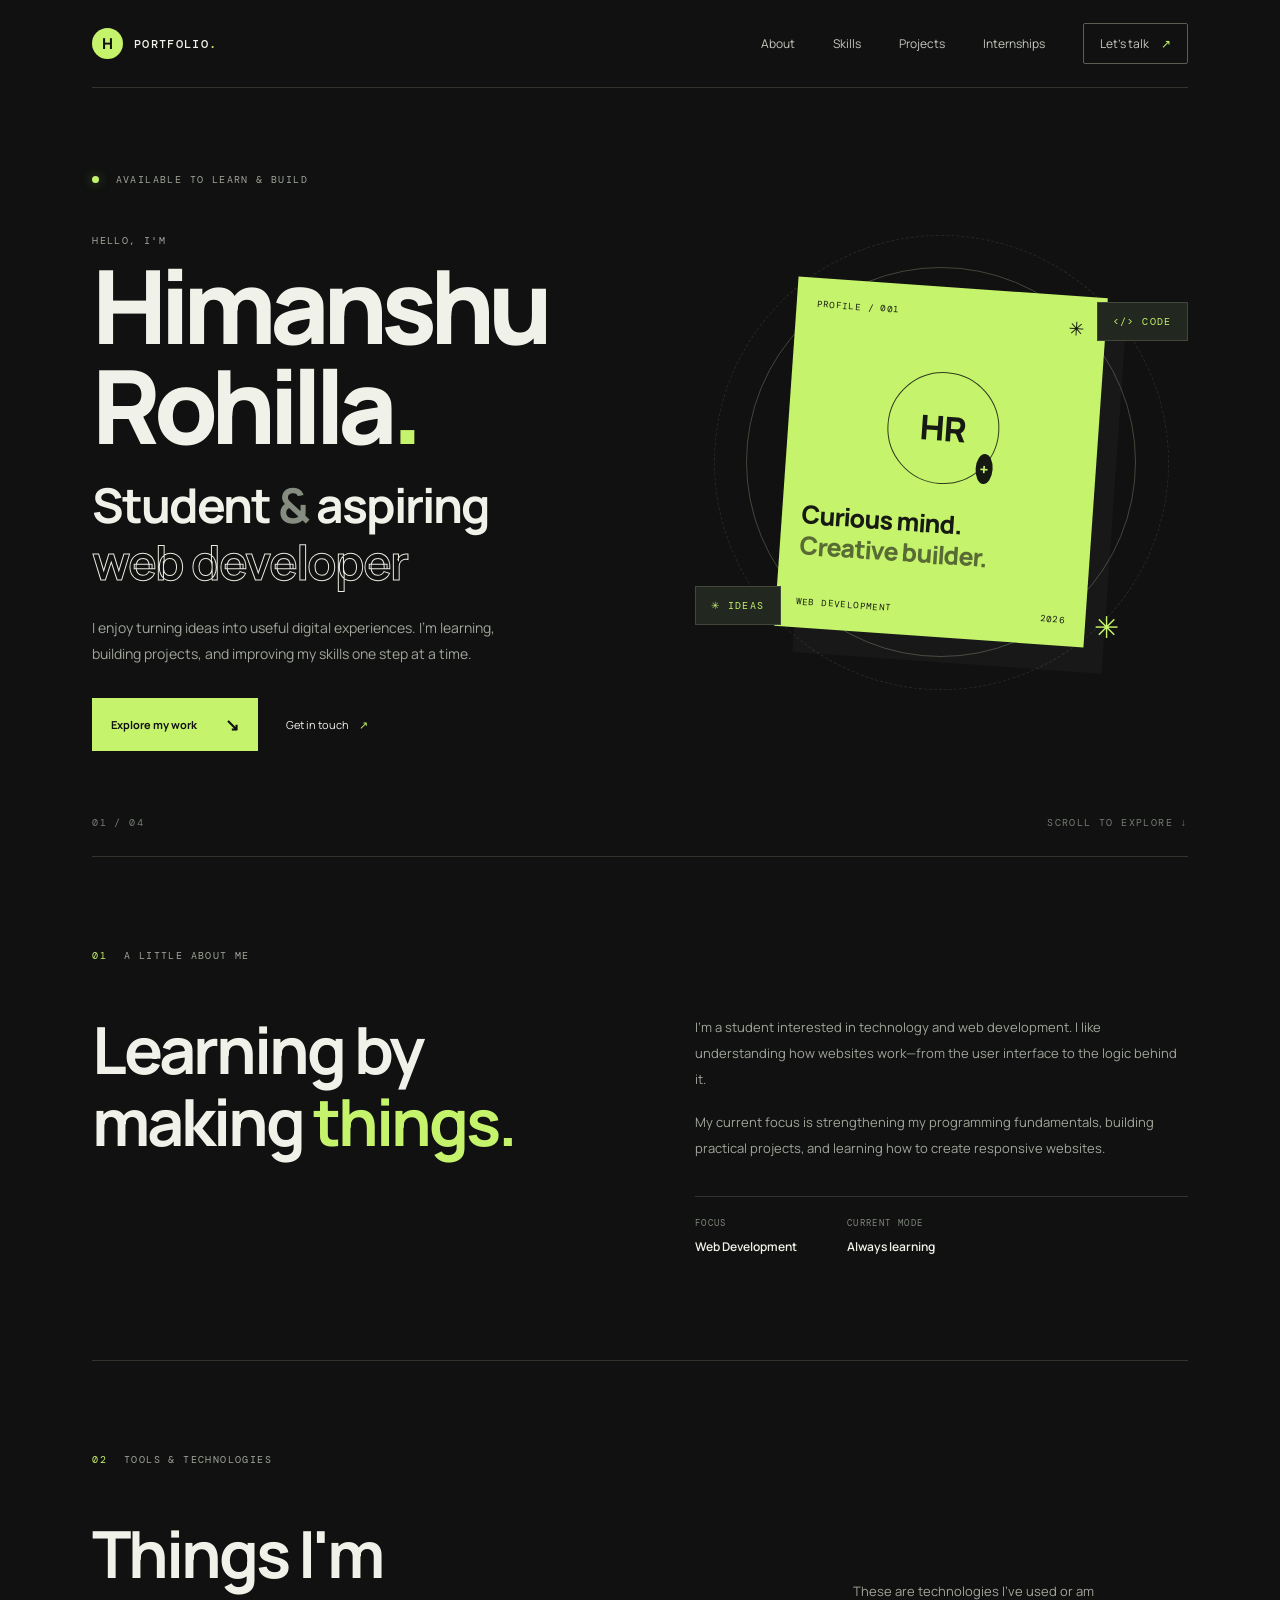
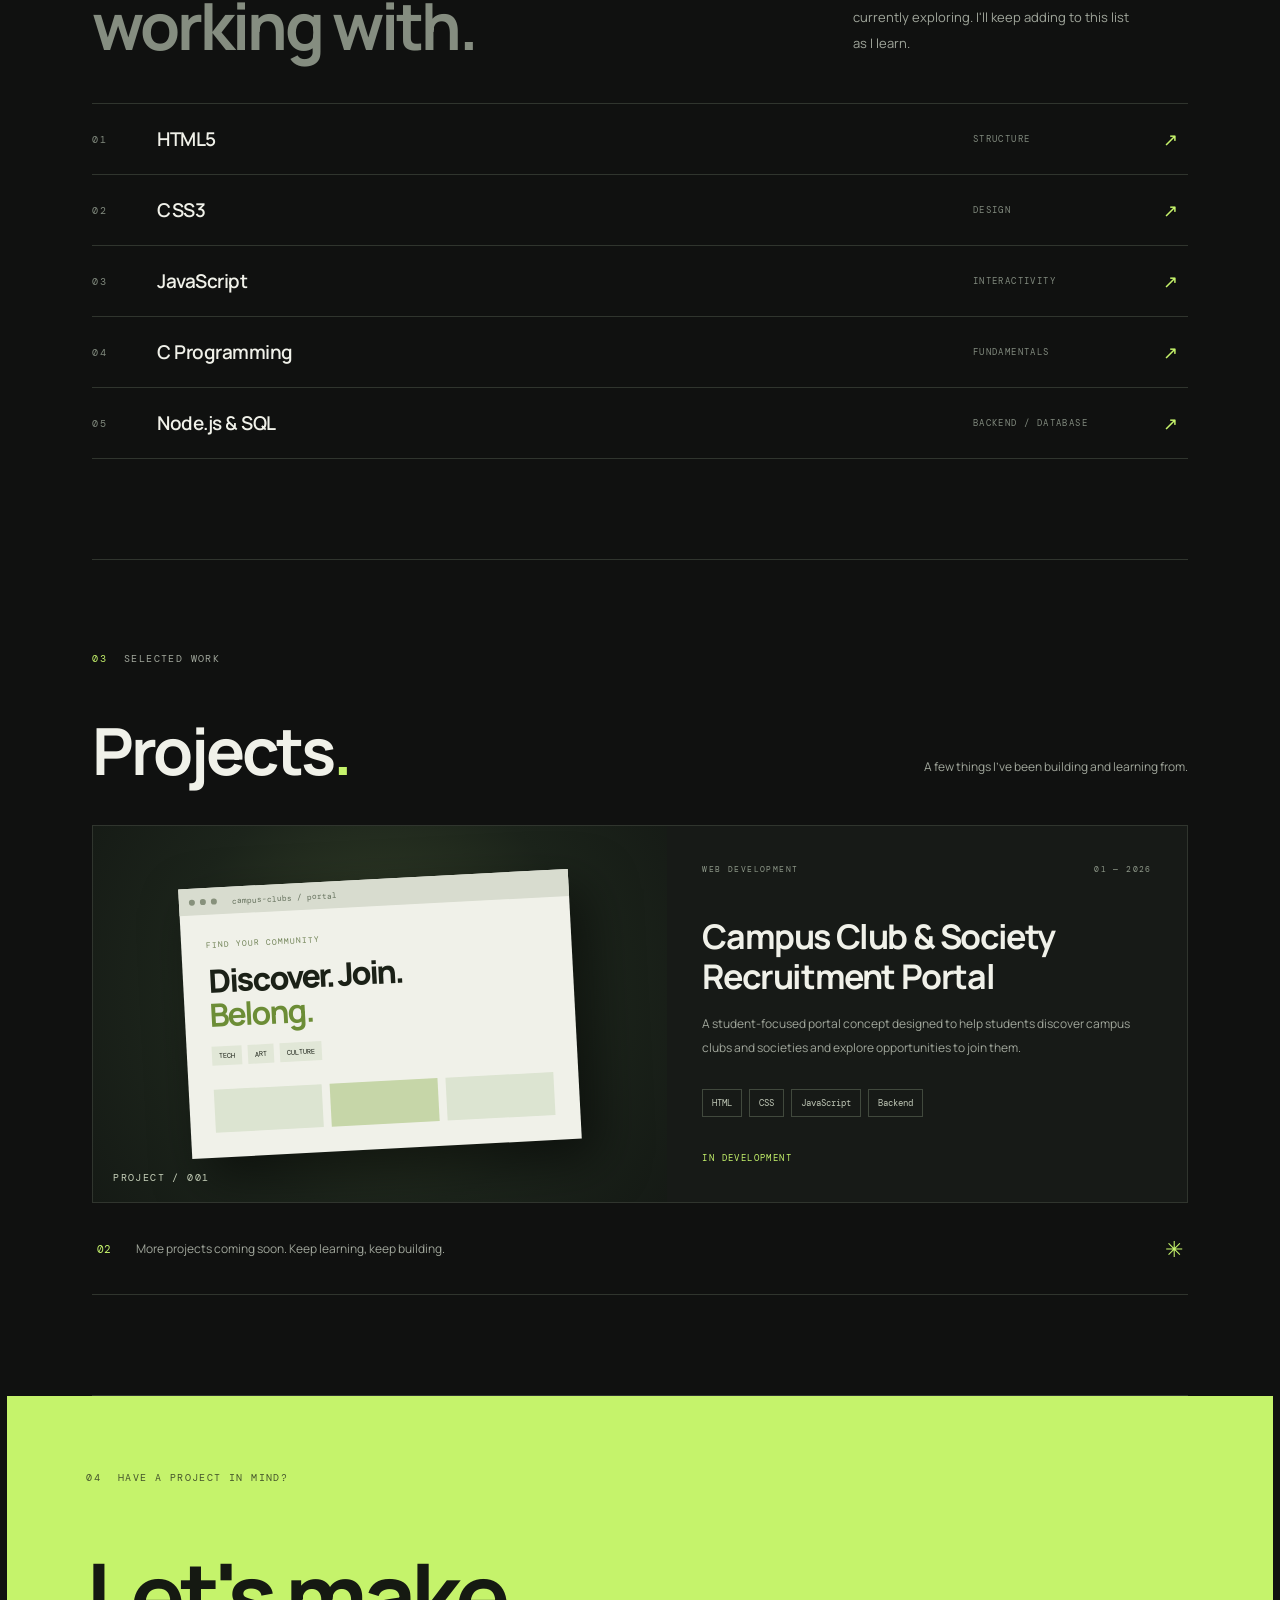
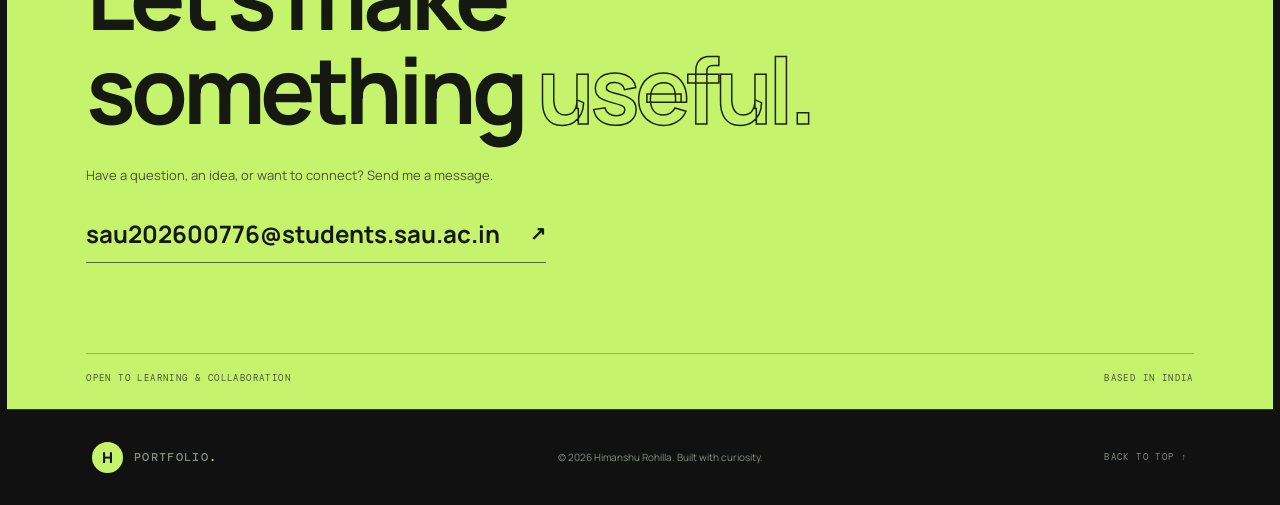
<file: index.html>
<!DOCTYPE html>
<html lang="en">
<head>
  <meta charset="UTF-8">
  <meta name="viewport" content="width=device-width, initial-scale=1.0">
  <meta name="description" content="Student developer portfolio showcasing skills, projects, and contact information.">
  <title>Himanshu Rohilla | Developer Portfolio</title>
  <link rel="preconnect" href="https://fonts.googleapis.com">
  <link rel="preconnect" href="https://fonts.gstatic.com" crossorigin>
  <link href="https://fonts.googleapis.com/css2?family=DM+Mono:wght@400;500&family=Manrope:wght@400;500;600;700;800&display=swap" rel="stylesheet">
  <link rel="stylesheet" href="style.css">
</head>
<body>
  <div class="site-shell">
    <header class="header">
      <a class="brand" href="#home" aria-label="Go to home"><span class="brand-mark">H</span><span>PORTFOLIO<span class="brand-dot">.</span></span></a>
      <button class="menu-toggle" id="menuToggle" aria-label="Open navigation" aria-expanded="false"><span></span><span></span></button>
      <nav class="nav" id="nav">
        <a href="#about">About</a><a href="#skills">Skills</a><a href="#projects">Projects</a><a href="internship.html">Internships</a><a href="#contact" class="nav-contact">Let's talk <span>↗</span></a>
      </nav>
    </header>

    <main>
      <section class="hero section" id="home">
        <div class="hero-copy">
          <div class="eyebrow"><span class="status-dot"></span> AVAILABLE TO LEARN & BUILD</div>
          <p class="intro-label">HELLO, I'M</p>
          <h1>Himanshu Rohilla<span class="accent">.</span></h1>
          <h2>Student <span class="muted">&</span> aspiring<br><span class="outline-text">web developer</span></h2>
          <p class="hero-description">I enjoy turning ideas into useful digital experiences. I'm learning, building projects, and improving my skills one step at a time.</p>
          <div class="hero-actions">
            <a class="button button-primary" href="#projects">Explore my work <span>↘</span></a>
            <a class="text-link" href="#contact">Get in touch <span>↗</span></a>
          </div>
        </div>
        <div class="hero-art" aria-label="Decorative portfolio graphic">
          <div class="orbit orbit-one"></div><div class="orbit orbit-two"></div>
          <div class="hero-card">
            <div class="card-top"><span>PROFILE / 001</span><span>✳</span></div>
            <div class="avatar">HR<span>+</span></div>
            <div class="hero-card-name">Curious mind.<br><em>Creative builder.</em></div>
            <div class="card-bottom"><span>WEB DEVELOPMENT</span><span>2026</span></div>
          </div>
          <div class="floating-tag tag-code">&lt;/&gt; CODE</div>
          <div class="floating-tag tag-idea">✳ IDEAS</div>
          <div class="hero-cross">✳</div>
        </div>
        <div class="hero-index"><span>01 / 04</span><span>SCROLL TO EXPLORE ↓</span></div>
      </section>

      <section class="section about-section" id="about">
        <div class="section-heading"><span class="section-number">01</span><span class="eyebrow">A LITTLE ABOUT ME</span></div>
        <div class="about-grid">
          <h2>Learning by<br>making <span class="accent">things.</span></h2>
          <div class="about-copy">
            <p>I'm a student interested in technology and web development. I like understanding how websites work—from the user interface to the logic behind it.</p>
            <p>My current focus is strengthening my programming fundamentals, building practical projects, and learning how to create responsive websites.</p>
            <div class="about-facts">
              <div><span class="fact-label">FOCUS</span><strong>Web Development</strong></div>
              <div><span class="fact-label">CURRENT MODE</span><strong>Always learning</strong></div>
            </div>
          </div>
        </div>
      </section>

      <section class="section skills-section" id="skills">
        <div class="section-heading"><span class="section-number">02</span><span class="eyebrow">TOOLS & TECHNOLOGIES</span></div>
        <div class="skills-intro"><h2>Things I'm<br><span class="muted">working with.</span></h2><p>These are technologies I've used or am currently exploring. I'll keep adding to this list as I learn.</p></div>
        <div class="skill-list">
          <div class="skill-item"><span class="skill-index">01</span><span class="skill-name">HTML5</span><span class="skill-type">STRUCTURE</span><span class="skill-arrow">↗</span></div>
          <div class="skill-item"><span class="skill-index">02</span><span class="skill-name">CSS3</span><span class="skill-type">DESIGN</span><span class="skill-arrow">↗</span></div>
          <div class="skill-item"><span class="skill-index">03</span><span class="skill-name">JavaScript</span><span class="skill-type">INTERACTIVITY</span><span class="skill-arrow">↗</span></div>
          <div class="skill-item"><span class="skill-index">04</span><span class="skill-name">C Programming</span><span class="skill-type">FUNDAMENTALS</span><span class="skill-arrow">↗</span></div>
          <div class="skill-item"><span class="skill-index">05</span><span class="skill-name">Node.js & SQL</span><span class="skill-type">BACKEND / DATABASE</span><span class="skill-arrow">↗</span></div>
        </div>
      </section>

      <section class="section projects-section" id="projects">
        <div class="section-heading"><span class="section-number">03</span><span class="eyebrow">SELECTED WORK</span></div>
        <div class="projects-title"><h2>Projects<span class="accent">.</span></h2><p>A few things I've been building and learning from.</p></div>
        <article class="project-card">
          <div class="project-visual portal-visual">
            <div class="mock-window"><div class="mock-bar"><i></i><i></i><i></i><span>campus-clubs / portal</span></div><div class="mock-content"><div class="mock-kicker">FIND YOUR COMMUNITY</div><div class="mock-heading">Discover. Join.<br><b>Belong.</b></div><div class="mock-pills"><span>TECH</span><span>ART</span><span>CULTURE</span></div><div class="mock-blocks"><i></i><i></i><i></i></div></div></div>
            <span class="visual-caption">PROJECT / 001</span>
          </div>
          <div class="project-info"><div class="project-meta"><span>WEB DEVELOPMENT</span><span>01 — 2026</span></div><h3>Campus Club & Society<br>Recruitment Portal</h3><p>A student-focused portal concept designed to help students discover campus clubs and societies and explore opportunities to join them.</p><div class="project-tags"><span>HTML</span><span>CSS</span><span>JavaScript</span><span>Backend</span></div><span class="project-note">IN DEVELOPMENT</span></div>
        </article>
        <div class="project-placeholder"><span>02</span><p>More projects coming soon. Keep learning, keep building.</p><span class="placeholder-star">✳</span></div>
      </section>

      <section class="contact-section section" id="contact">
        <div class="section-heading"><span class="section-number">04</span><span class="eyebrow">HAVE A PROJECT IN MIND?</span></div>
        <div class="contact-content"><h2>Let's make<br>something <span class="outline-text">useful.</span></h2><p>Have a question, an idea, or want to connect? Send me a message.</p><a class="contact-email" href="mailto:sau202600776@students.sau.ac.in">sau202600776@students.sau.ac.in <span>↗</span></a></div>
        <div class="contact-bottom"><span>OPEN TO LEARNING & COLLABORATION</span><span>BASED IN INDIA</span></div>
      </section>
    </main>

    <footer class="footer"><a class="brand" href="#home"><span class="brand-mark">H</span><span>PORTFOLIO<span class="brand-dot">.</span></span></a><span>© <span id="year"></span> Himanshu Rohilla. Built with curiosity.</span><a href="#home">BACK TO TOP ↑</a></footer>
  </div>
  <script src="script.js"></script>
</body>
</html>
</file>
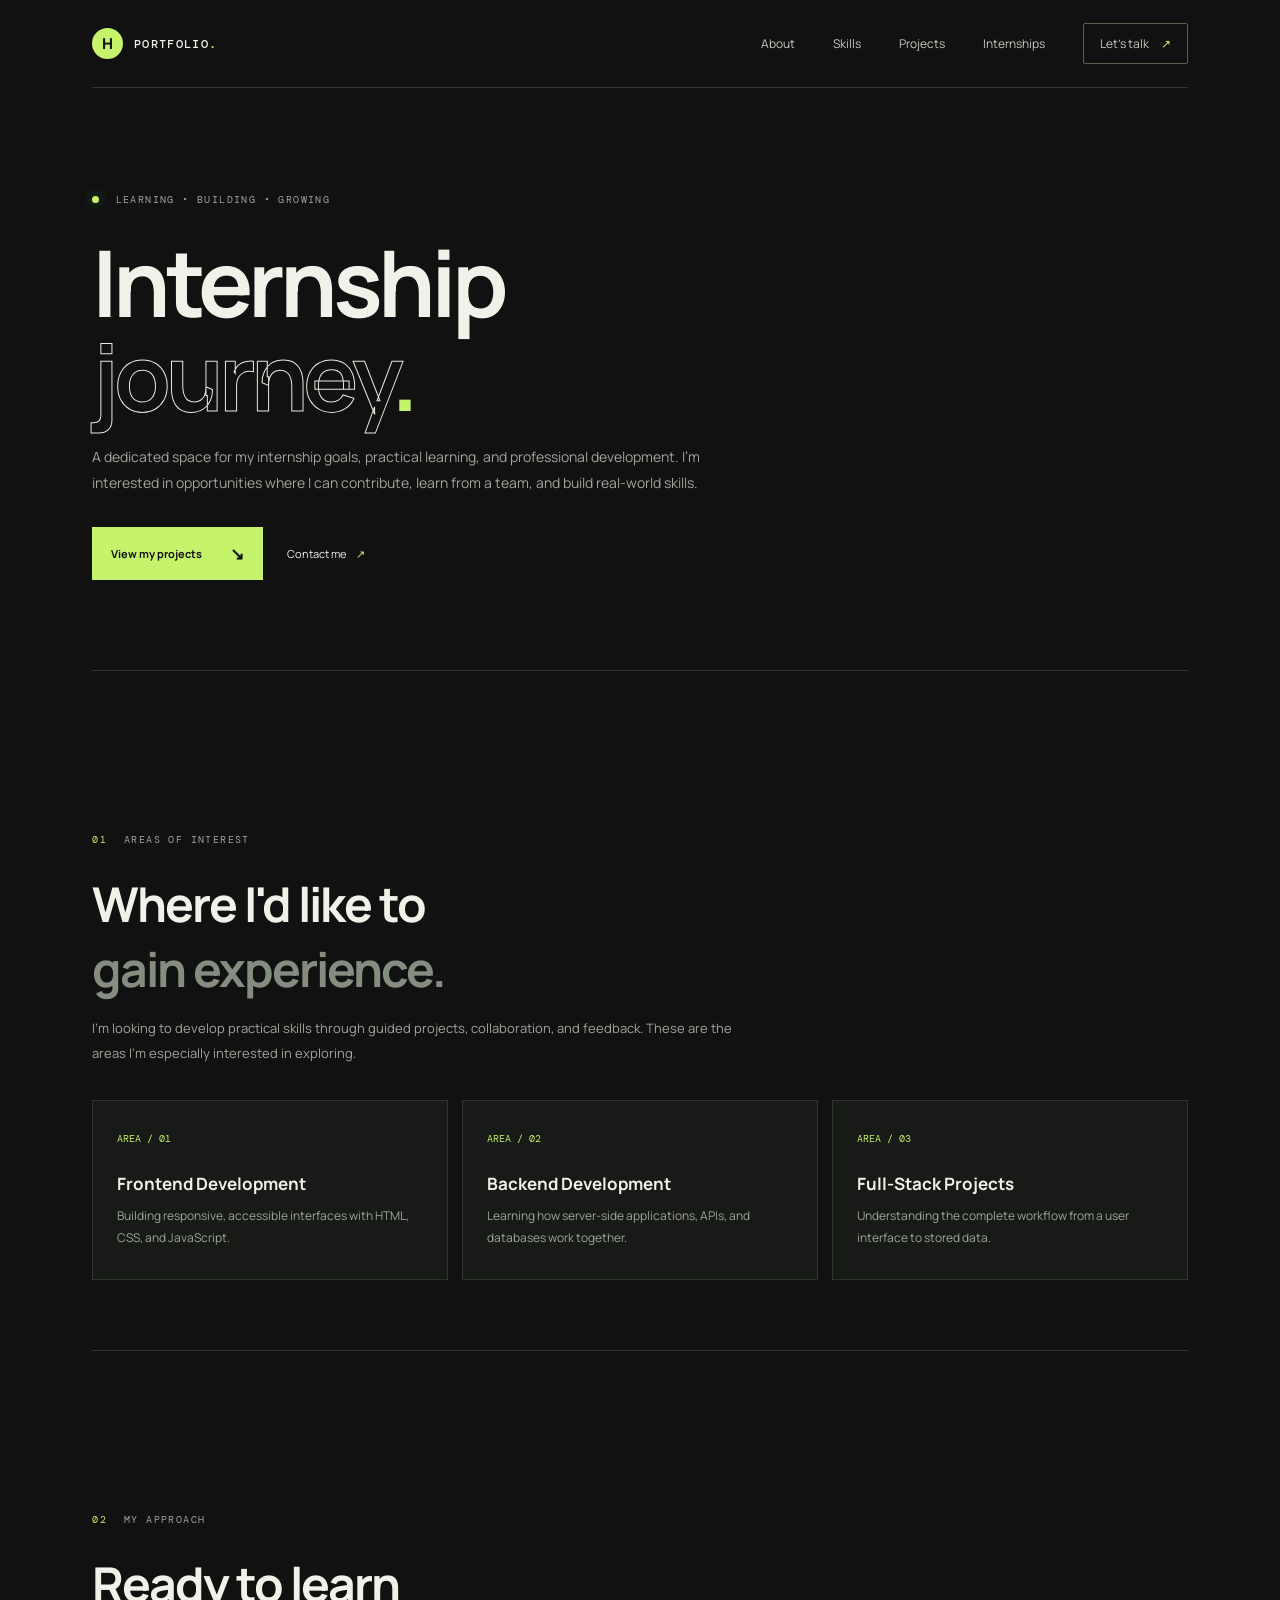
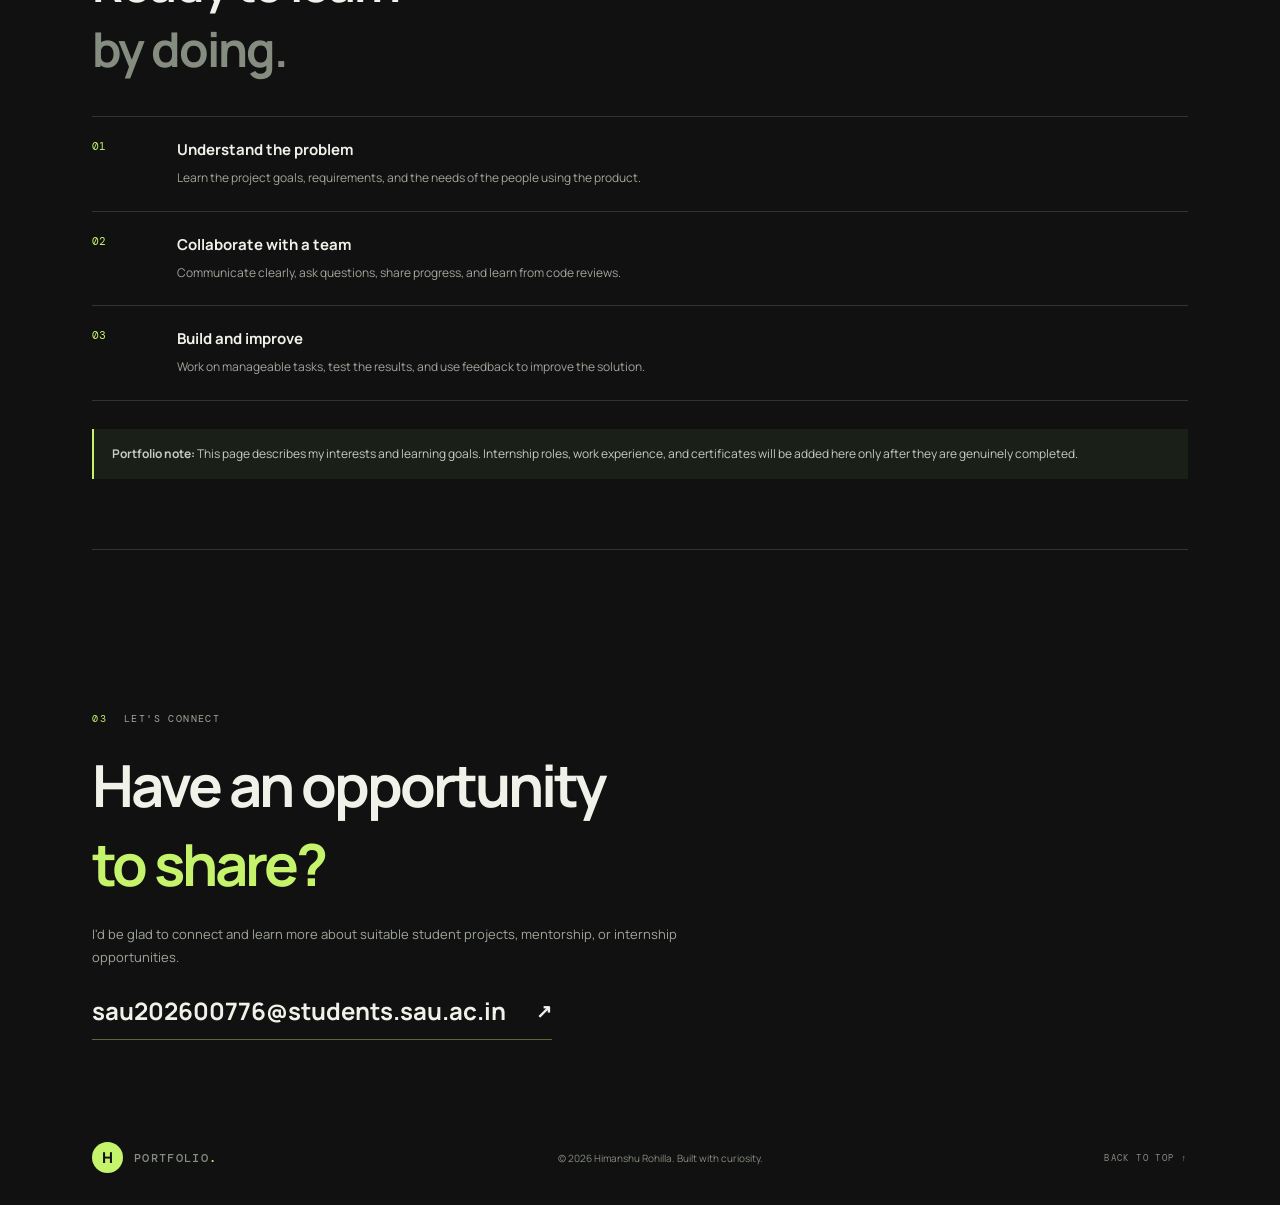
<file: internship.html>
<!DOCTYPE html>
<html lang="en">
<head>
  <meta charset="UTF-8">
  <meta name="viewport" content="width=device-width, initial-scale=1.0">
  <meta name="description" content="Internship interests, learning goals, and experience from a student developer.">
  <title>Internships | Himanshu Rohilla</title>
  <link rel="preconnect" href="https://fonts.googleapis.com">
  <link rel="preconnect" href="https://fonts.gstatic.com" crossorigin>
  <link href="https://fonts.googleapis.com/css2?family=DM+Mono:wght@400;500&family=Manrope:wght@400;500;600;700;800&display=swap" rel="stylesheet">
  <link rel="stylesheet" href="style.css">
  <style>
    .intern-hero{padding:105px 0 90px;border-bottom:1px solid var(--line)}
    .intern-hero h1{font-size:clamp(48px,8vw,92px);line-height:1.02;letter-spacing:-5px;margin:30px 0 20px}
    .intern-hero p{max-width:620px;color:var(--muted);font-size:14px;line-height:1.9}
    .intern-actions{display:flex;gap:24px;align-items:center;margin-top:30px;flex-wrap:wrap}
    .intern-section{padding:70px 0;border-bottom:1px solid var(--line)}
    .intern-section h2{font-size:clamp(30px,4vw,48px);letter-spacing:-2px;margin:25px 0 15px}
    .intern-lead{max-width:650px;color:var(--muted);font-size:13px;line-height:1.9}
    .interest-grid{display:grid;grid-template-columns:repeat(3,1fr);gap:14px;margin-top:35px}
    .interest-card{background:var(--panel);border:1px solid var(--line);padding:24px;min-height:180px}
    .interest-card .num{font:10px var(--mono);color:var(--accent)}
    .interest-card h3{font-size:17px;margin:25px 0 10px}
    .interest-card p{font-size:12px;line-height:1.8;color:var(--muted);margin:0}
    .steps{margin-top:35px;border-top:1px solid var(--line)}
    .step{display:grid;grid-template-columns:70px 1fr;gap:15px;padding:22px 0;border-bottom:1px solid var(--line)}
    .step span{font:11px var(--mono);color:var(--accent)}
    .step h3{font-size:15px;margin:0 0 7px}
    .step p{font-size:12px;line-height:1.8;color:var(--muted);margin:0;max-width:650px}
    .intern-note{margin-top:28px;border-left:2px solid var(--accent);padding:14px 18px;background:#1a2017;color:#c5cbbd;font-size:12px;line-height:1.8}
    .intern-contact{padding:70px 0}
    .intern-contact h2{font-size:clamp(34px,5vw,58px);letter-spacing:-3px;margin:20px 0}
    .intern-contact p{font-size:13px;color:var(--muted);line-height:1.8;max-width:600px}
    @media(max-width:760px){.intern-hero{padding:75px 0}.intern-hero h1{letter-spacing:-3px}.interest-grid{grid-template-columns:1fr}.interest-card{min-height:unset}.intern-section{padding:55px 0}.step{grid-template-columns:45px 1fr}}
  </style>
</head>
<body>
  <div class="site-shell">
    <header class="header">
      <a class="brand" href="index.html"><span class="brand-mark">H</span><span>PORTFOLIO<span class="brand-dot">.</span></span></a>
      <button class="menu-toggle" id="menuToggle" aria-label="Open navigation" aria-expanded="false"><span></span><span></span></button>
      <nav class="nav" id="nav">
        <a href="index.html#about">About</a>
        <a href="index.html#skills">Skills</a>
        <a href="index.html#projects">Projects</a>
        <a href="internship.html" aria-current="page">Internships</a>
        <a href="index.html#contact" class="nav-contact">Let's talk <span>↗</span></a>
      </nav>
    </header>

    <main>
      <section class="intern-hero">
        <div class="eyebrow"><span class="status-dot"></span> LEARNING • BUILDING • GROWING</div>
        <h1>Internship<br><span class="outline-text">journey</span><span class="accent">.</span></h1>
        <p>A dedicated space for my internship goals, practical learning, and professional development. I'm interested in opportunities where I can contribute, learn from a team, and build real-world skills.</p>
        <div class="intern-actions">
          <a class="button button-primary" href="index.html#projects">View my projects <span>↘</span></a>
          <a class="text-link" href="index.html#contact">Contact me <span>↗</span></a>
        </div>
      </section>

      <section class="intern-section">
        <div class="section-heading"><span class="section-number">01</span><span class="eyebrow">AREAS OF INTEREST</span></div>
        <h2>Where I'd like to<br><span class="muted">gain experience.</span></h2>
        <p class="intern-lead">I'm looking to develop practical skills through guided projects, collaboration, and feedback. These are the areas I'm especially interested in exploring.</p>
        <div class="interest-grid">
          <article class="interest-card"><span class="num">AREA / 01</span><h3>Frontend Development</h3><p>Building responsive, accessible interfaces with HTML, CSS, and JavaScript.</p></article>
          <article class="interest-card"><span class="num">AREA / 02</span><h3>Backend Development</h3><p>Learning how server-side applications, APIs, and databases work together.</p></article>
          <article class="interest-card"><span class="num">AREA / 03</span><h3>Full-Stack Projects</h3><p>Understanding the complete workflow from a user interface to stored data.</p></article>
        </div>
      </section>

      <section class="intern-section">
        <div class="section-heading"><span class="section-number">02</span><span class="eyebrow">MY APPROACH</span></div>
        <h2>Ready to learn<br><span class="muted">by doing.</span></h2>
        <div class="steps">
          <div class="step"><span>01</span><div><h3>Understand the problem</h3><p>Learn the project goals, requirements, and the needs of the people using the product.</p></div></div>
          <div class="step"><span>02</span><div><h3>Collaborate with a team</h3><p>Communicate clearly, ask questions, share progress, and learn from code reviews.</p></div></div>
          <div class="step"><span>03</span><div><h3>Build and improve</h3><p>Work on manageable tasks, test the results, and use feedback to improve the solution.</p></div></div>
        </div>
        <div class="intern-note"><strong>Portfolio note:</strong> This page describes my interests and learning goals. Internship roles, work experience, and certificates will be added here only after they are genuinely completed.</div>
      </section>

      <section class="intern-contact">
        <div class="section-heading"><span class="section-number">03</span><span class="eyebrow">LET'S CONNECT</span></div>
        <h2>Have an opportunity<br><span class="accent">to share?</span></h2>
        <p>I'd be glad to connect and learn more about suitable student projects, mentorship, or internship opportunities.</p>
        <a class="contact-email" href="mailto:sau202600776@students.sau.ac.in">sau202600776@students.sau.ac.in <span>↗</span></a>
      </section>
    </main>

    <footer class="footer">
      <a class="brand" href="index.html"><span class="brand-mark">H</span><span>PORTFOLIO<span class="brand-dot">.</span></span></a>
      <span>© <span id="year"></span> Himanshu Rohilla. Built with curiosity.</span>
      <a href="#">BACK TO TOP ↑</a>
    </footer>
  </div>
  <script src="script.js"></script>
</body>
</html>
</file>
<file: style.css>
:root{--bg:#101110;--panel:#171a17;--text:#f0f1e9;--muted:#a0a69b;--line:#30352e;--accent:#c5f36b;--mono:"DM Mono",monospace;--sans:"Manrope",sans-serif}*{box-sizing:border-box}html{scroll-behavior:smooth;scroll-padding-top:90px}body{margin:0;background:var(--bg);color:var(--text);font-family:var(--sans);-webkit-font-smoothing:antialiased}.site-shell{max-width:1440px;margin:auto;padding:0 7.2%}.header{height:88px;display:flex;align-items:center;justify-content:space-between;border-bottom:1px solid var(--line)}a{color:inherit;text-decoration:none}.brand{display:flex;align-items:center;gap:11px;font:500 12px var(--mono);letter-spacing:1.3px}.brand-mark{display:grid;place-items:center;width:31px;height:31px;background:var(--accent);color:#111;border-radius:50%;font:800 15px var(--sans)}.brand-dot,.accent{color:var(--accent)}.nav{display:flex;align-items:center;gap:38px;font-size:12px;color:#c6c9c0}.nav a{transition:color .2s}.nav a:hover,.text-link:hover{color:var(--accent)}.nav-contact{border:1px solid #59604f;padding:11px 16px;border-radius:2px}.nav-contact span{color:var(--accent);margin-left:10px}.menu-toggle{display:none}.section{position:relative;border-bottom:1px solid var(--line)}.hero{min-height:650px;display:grid;grid-template-columns:1.1fr .9fr;align-items:center;padding:85px 0 105px}.eyebrow,.intro-label,.section-number,.hero-index,.card-top,.card-bottom,.floating-tag,.fact-label,.skill-index,.skill-type,.project-meta,.visual-caption,.project-note,.contact-bottom,.footer>a:last-child{font:10px var(--mono);letter-spacing:1.4px}.eyebrow{color:var(--muted)}.status-dot{display:inline-block;width:7px;height:7px;background:var(--accent);border-radius:50%;margin-right:9px;box-shadow:0 0 12px #c5f36b66}.intro-label{color:var(--muted);margin:48px 0 8px}.hero h1{font-size:clamp(56px,8vw,105px);line-height:.98;letter-spacing:-7px;margin:0;font-weight:800}.hero h2{font-size:clamp(29px,4vw,48px);line-height:1.2;letter-spacing:-2px;margin:20px 0}.muted{color:#858d80}.outline-text{-webkit-text-stroke:1px #e8ebdf;color:transparent}.hero-description{max-width:440px;color:var(--muted);font-size:14px;line-height:1.9;margin:24px 0 30px}.hero-actions{display:flex;align-items:center;gap:28px}.button{display:inline-flex;align-items:center;gap:28px;padding:15px 19px;font-size:11px;font-weight:700}.button-primary{background:var(--accent);color:#111}.button-primary span{font-size:17px}.text-link{font-size:11px}.text-link span{color:var(--accent);margin-left:8px}.hero-art{height:420px;display:grid;place-items:center;position:relative}.hero-card{position:relative;z-index:2;width:min(310px,75%);height:350px;background:var(--accent);color:#171a13;padding:20px;transform:rotate(4deg);box-shadow:20px 25px 0 #ffffff08}.card-top,.card-bottom{display:flex;justify-content:space-between;font-size:9px}.card-top span:last-child{font-size:19px}.avatar{width:112px;height:112px;border:1px solid #303b1e;border-radius:50%;display:grid;place-items:center;font-size:34px;font-weight:800;margin:40px auto 24px;position:relative}.avatar span{position:absolute;right:3px;bottom:2px;background:#151912;color:var(--accent);font-size:16px;border-radius:50%;padding:4px}.hero-card-name{font-size:25px;line-height:1.25;font-weight:800;letter-spacing:-1px}.hero-card-name em{font-style:normal;color:#586b35}.card-bottom{position:absolute;bottom:20px;left:20px;right:20px}.orbit{position:absolute;border:1px solid #41483b;border-radius:50%;width:390px;height:390px}.orbit-two{width:455px;height:455px;border-style:dashed;opacity:.45}.floating-tag{position:absolute;z-index:3;background:#222820;border:1px solid #41483b;padding:12px 15px;color:var(--accent)}.tag-code{top:50px;right:0}.tag-idea{bottom:47px;left:0}.hero-cross{position:absolute;right:14%;bottom:25px;color:var(--accent);font-size:30px}.hero-index{position:absolute;bottom:27px;left:0;right:0;display:flex;justify-content:space-between;color:#747c70}.section-heading{display:flex;align-items:center;gap:17px;padding-top:92px}.section-number{color:var(--accent)}.about-grid{display:grid;grid-template-columns:1fr 1fr;gap:10%;padding:52px 0 105px}.about-grid h2,.skills-intro h2,.projects-title h2{font-size:clamp(38px,5.5vw,65px);letter-spacing:-3px;line-height:1.1;margin:0}.about-copy{max-width:500px}.about-copy p,.skills-intro p,.project-info>p,.contact-content>p{font-size:13px;line-height:2;color:var(--muted);margin:0 0 17px}.about-facts{display:flex;gap:50px;margin-top:35px;padding-top:20px;border-top:1px solid var(--line)}.about-facts div{display:grid;gap:9px}.fact-label{color:#7f887b;font-size:9px}.about-facts strong{font-size:12px;font-weight:600}.skills-intro{display:flex;justify-content:space-between;align-items:end;padding:52px 0 42px}.skills-intro p{max-width:280px;margin:0 5% 5px 0}.skill-list{padding-bottom:100px}.skill-item{display:grid;grid-template-columns:65px 1fr 190px 25px;align-items:center;border-top:1px solid var(--line);padding:22px 0;transition:padding .2s}.skill-item:last-child{border-bottom:1px solid var(--line)}.skill-item:hover{padding-left:10px}.skill-index,.skill-type{color:#818a7e}.skill-name{font-size:19px;font-weight:600;letter-spacing:-.5px}.skill-type{font-size:9px}.skill-arrow{color:var(--accent);font-size:18px}.projects-title{display:flex;justify-content:space-between;align-items:end;padding:50px 0 38px}.projects-title p{font-size:12px;color:var(--muted)}.project-card{display:grid;grid-template-columns:1.05fr .95fr;background:var(--panel);border:1px solid var(--line)}.project-visual{min-height:370px;position:relative;display:grid;place-items:center;overflow:hidden;background:radial-gradient(circle at 50% 45%,#38452b,#1c241b 60%,#151a15)}.mock-window{width:75%;max-width:390px;background:#f0f1e9;color:#1b2117;box-shadow:15px 20px 50px #0008;transform:rotate(-3deg)}.mock-bar{height:27px;background:#d8dccf;display:flex;align-items:center;gap:5px;padding:0 10px}.mock-bar i{width:6px;height:6px;border-radius:50%;background:#87917c}.mock-bar span{font:8px var(--mono);margin-left:10px;color:#64705c}.mock-content{padding:25px}.mock-kicker{font:8px var(--mono);letter-spacing:1px;color:#6e8054}.mock-heading{font-size:32px;line-height:1.05;font-weight:800;letter-spacing:-2px;margin:15px 0}.mock-heading b{color:#6c8d36}.mock-pills{display:flex;gap:6px}.mock-pills span{font:7px var(--mono);padding:5px 7px;background:#e1e7d7}.mock-blocks{display:flex;gap:8px;margin-top:24px}.mock-blocks i{height:43px;flex:1;background:#dce4d1}.mock-blocks i:nth-child(2){background:#c6d6a8}.visual-caption{position:absolute;bottom:18px;left:20px;color:#c6d0b9}.project-info{padding:38px 35px;display:flex;flex-direction:column;align-items:flex-start}.project-meta{display:flex;justify-content:space-between;width:100%;color:#8e9889;font-size:8px}.project-info h3{font-size:clamp(23px,3vw,34px);line-height:1.2;letter-spacing:-1.4px;margin:42px 0 15px}.project-info>p{font-size:12px}.project-tags{display:flex;flex-wrap:wrap;gap:7px;margin-top:12px}.project-tags span{font:9px var(--mono);border:1px solid #41493d;padding:7px 9px;color:#c0c8b7}.project-note{margin-top:auto;padding-top:35px;color:var(--accent);font-size:9px}.project-placeholder{display:flex;align-items:center;gap:25px;border-bottom:1px solid var(--line);padding:25px 5px;color:var(--muted)}.project-placeholder>span:first-child{font:11px var(--mono);color:var(--accent)}.project-placeholder p{font-size:12px}.placeholder-star{margin-left:auto;color:var(--accent);font-size:22px}.projects-section{padding-bottom:100px}.contact-section{background:var(--accent);color:#151912;margin:0 calc(-7.75%);padding:0 7.2%}.contact-section .section-heading{padding-top:75px}.contact-section .eyebrow,.contact-section .section-number{color:#45552c}.contact-content{padding:65px 0 90px}.contact-content h2{font-size:clamp(48px,8vw,92px);letter-spacing:-5px;line-height:1.02;margin:0 0 25px}.contact-content .outline-text{-webkit-text-stroke:1.5px #1b2413}.contact-content>p{color:#48543b}.contact-email{display:inline-flex;align-items:center;gap:30px;font-size:clamp(16px,2.4vw,24px);font-weight:700;border-bottom:1px solid #596a3c;padding:12px 0}.contact-email span{font-size:19px}.contact-bottom{display:flex;justify-content:space-between;padding:18px 0 25px;border-top:1px solid #91b64d;color:#465536;font-size:9px}.footer{height:95px;display:flex;align-items:center;justify-content:space-between;color:#858d80}.footer>span{font-size:10px}.footer>a:last-child{font-size:9px}.reveal{opacity:0;transform:translateY(18px);transition:opacity .65s ease,transform .65s ease}.reveal.visible{opacity:1;transform:none}@media(max-width:760px){.site-shell{padding:0 6%}.header{height:72px}.menu-toggle{display:flex;flex-direction:column;gap:5px;background:none;border:0;padding:10px}.menu-toggle span{width:22px;height:1px;background:var(--text)}.nav{display:none;position:absolute;top:71px;left:0;right:0;z-index:10;background:#171a17;padding:25px 6%;border-bottom:1px solid var(--line);flex-direction:column;align-items:flex-start;gap:22px}.nav.open{display:flex}.hero{grid-template-columns:1fr;padding:65px 0 80px;min-height:unset}.hero h1{letter-spacing:-4px}.hero-art{height:390px;margin-top:20px}.hero-index{bottom:20px}.section-heading{padding-top:70px}.about-grid{grid-template-columns:1fr;gap:28px;padding:35px 0 75px}.about-grid h2,.skills-intro h2,.projects-title h2{letter-spacing:-2px}.skills-intro{display:block;padding:38px 0 30px}.skills-intro p{margin:20px 0 0}.skill-item{grid-template-columns:35px 1fr 25px;gap:8px;padding:18px 0}.skill-type{display:none}.skill-name{font-size:16px}.skill-list{padding-bottom:75px}.projects-title{display:block;padding:38px 0 25px}.projects-title p{margin-top:12px}.project-card{grid-template-columns:1fr}.project-visual{min-height:300px}.project-info{min-height:330px;padding:28px 24px}.project-info h3{margin-top:32px}.projects-section{padding-bottom:75px}.contact-section{margin:0 -6.8%;padding:0 6%}.contact-content{padding:50px 0 65px}.contact-content h2{letter-spacing:-3px}.contact-bottom{font-size:7px;letter-spacing:.7px}.footer{height:auto;min-height:100px;gap:15px;flex-wrap:wrap;padding:22px 0}.footer>span{order:3;width:100%}}@media(prefers-reduced-motion:reduce){html{scroll-behavior:auto}*,*::before,*::after{transition:none!important;animation:none!important}}
</file>
